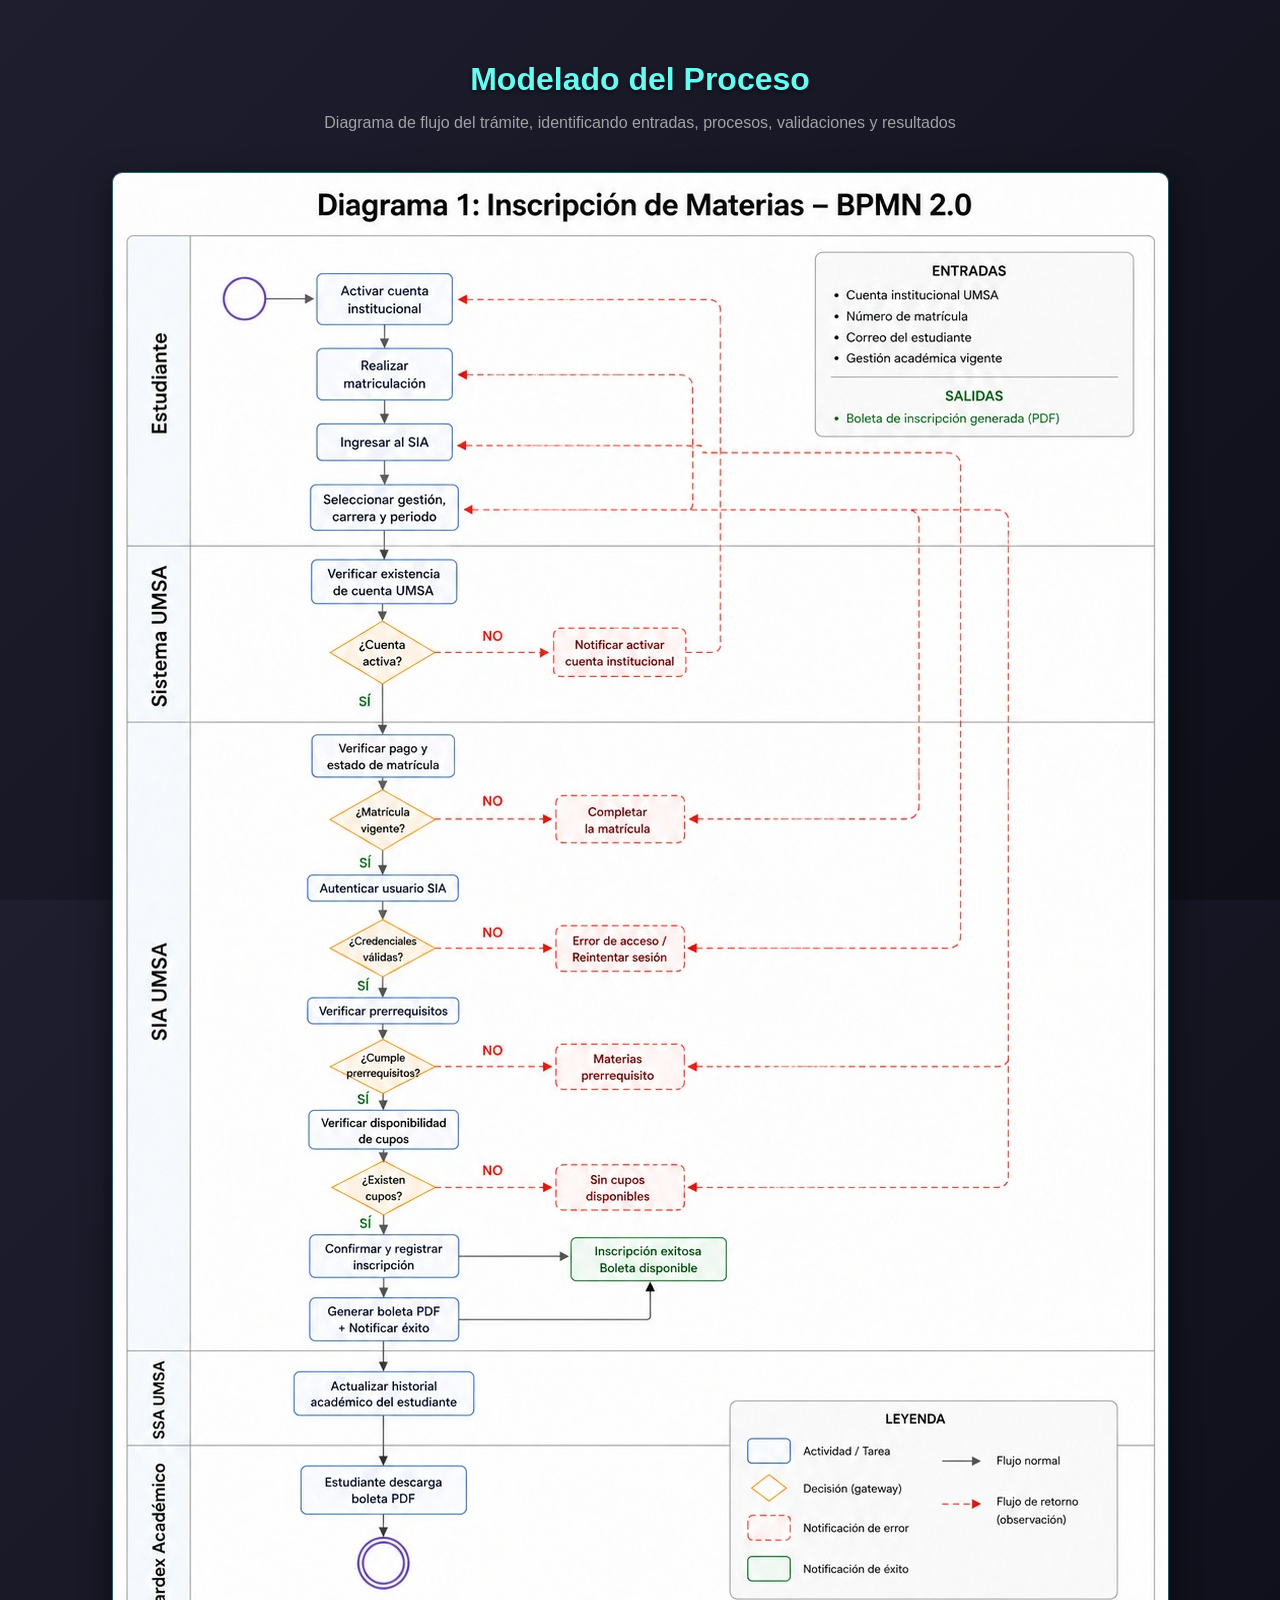
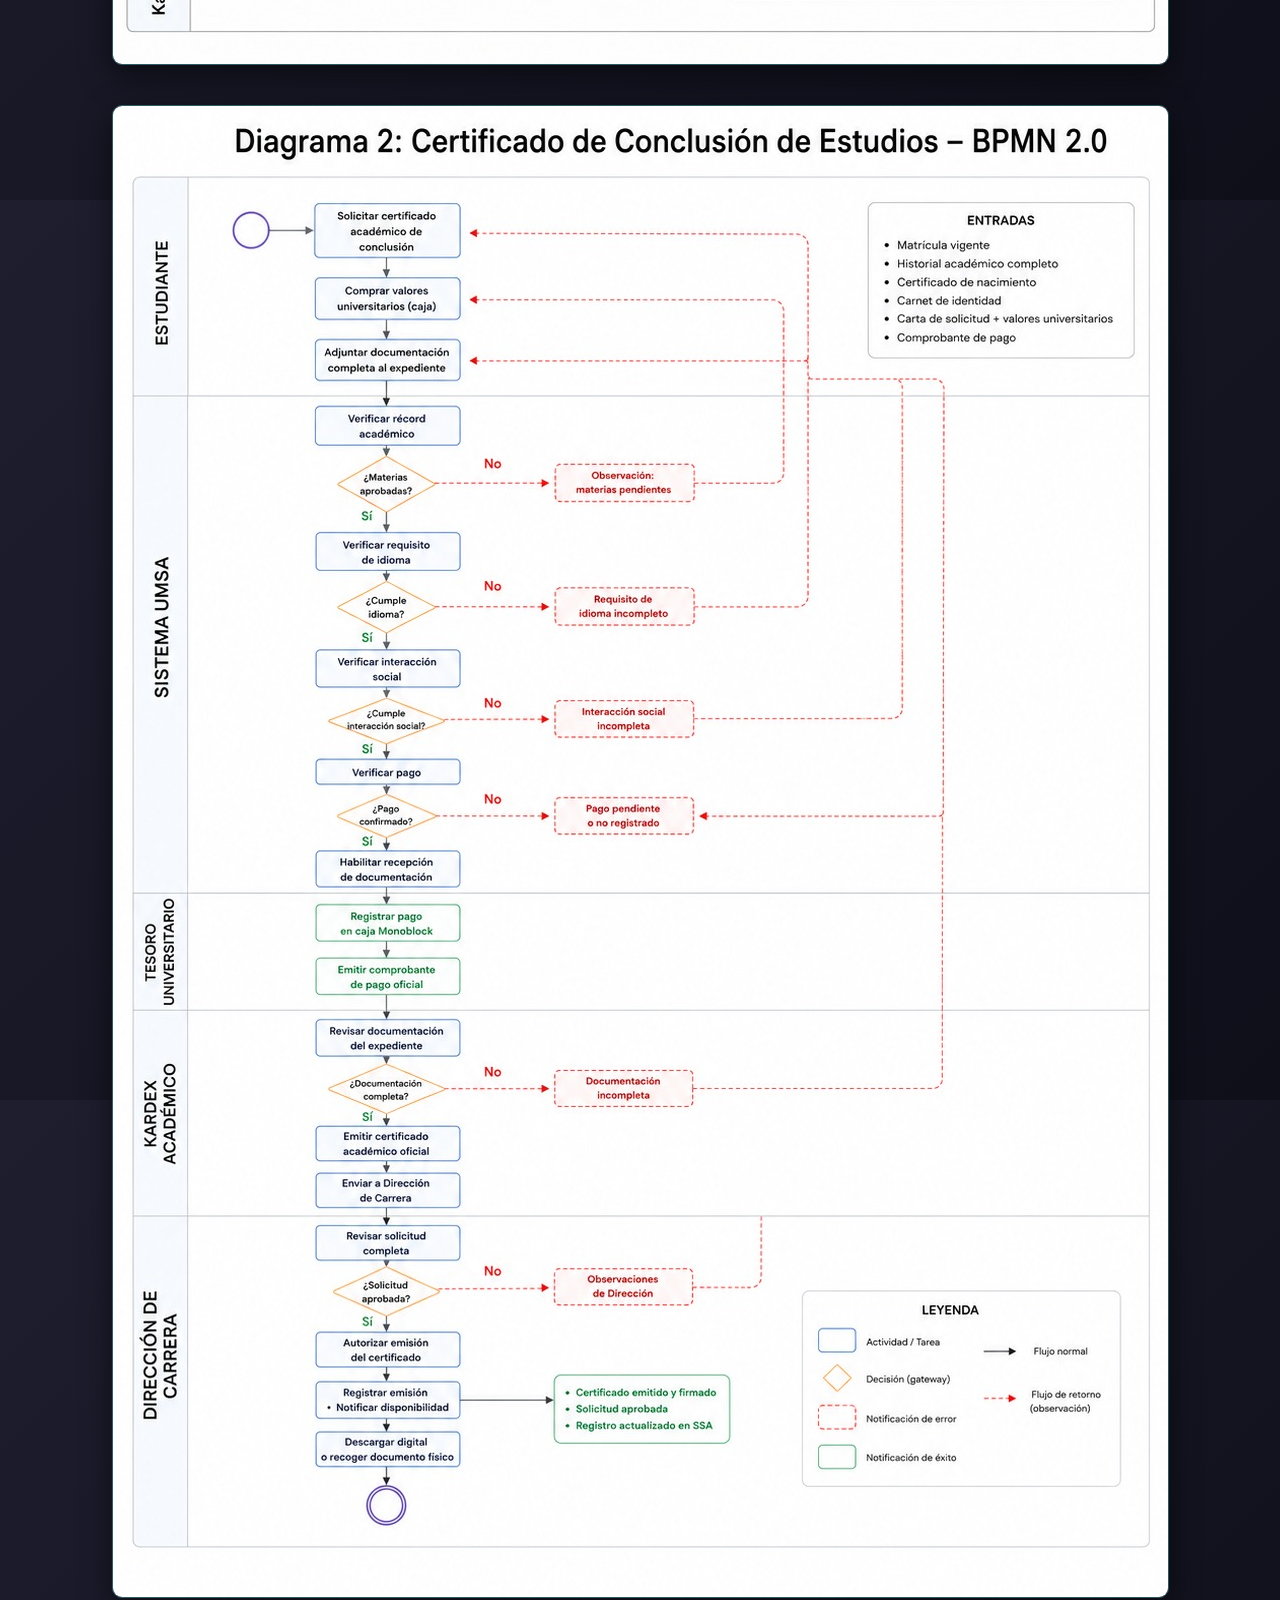
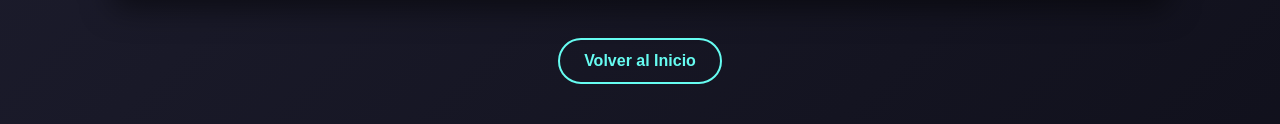
<file: ejercicio0.html>
<!DOCTYPE html>
<html lang="es">
<head>
    <meta charset="UTF-8">
    <meta name="viewport" content="width=device-width, initial-scale=1.0">
    <title>Modelado del Proceso</title>
    
    <style>
        /* Estilos básicos para que la web ocupe toda la pantalla y mantenga el estilo oscuro */
        body, html {
            margin: 0;
            padding: 0;
            width: 100%;
            height: 100%;
            font-family: 'Segoe UI', Tahoma, Geneva, Verdana, sans-serif;
            background: linear-gradient(135deg, #1e1e2f 0%, #0f0f1a 100%);
            color: white;
        }

        /* Contenedor principal */
        .container {
            max-width: 1200px;
            margin: 0 auto;
            padding: 40px 20px;
            text-align: center;
        }

        h1 {
            margin-bottom: 10px;
            font-size: 32px;
            text-shadow: 0px 2px 4px rgba(0,0,0,0.5);
            color: #66fcf1;
        }

        p {
            margin-bottom: 40px;
            font-size: 16px;
            opacity: 0.8;
            color: #c5c6c7;
        }

        /* Estilos de las imágenes */
        .image-container {
            display: flex;
            flex-direction: column;
            gap: 40px;
            align-items: center;
            margin-bottom: 40px;
        }

        .image-container img {
            max-width: 100%;
            height: auto;
            border-radius: 10px;
            box-shadow: 0 10px 30px rgba(0, 0, 0, 0.5);
            border: 1px solid rgba(102, 252, 241, 0.3);
            transition: transform 0.3s ease;
        }

        .image-container img:hover {
            transform: scale(1.02);
            border-color: #66fcf1;
        }

        /* Botón de volver */
        .back-btn {
            display: inline-block;
            padding: 12px 24px;
            background-color: transparent;
            color: #66fcf1;
            text-decoration: none;
            border: 2px solid #66fcf1;
            border-radius: 30px;
            font-weight: bold;
            transition: all 0.3s ease;
        }

        .back-btn:hover {
            background-color: #66fcf1;
            color: #0f0f1a;
            box-shadow: 0 0 15px rgba(102, 252, 241, 0.5);
        }
    </style>
</head>
<body>

    <div class="container">
        <h1>Modelado del Proceso</h1>
        <p>Diagrama de flujo del trámite, identificando entradas, procesos, validaciones y resultados</p>

        <div class="image-container">
            <!-- Primera imagen -->
            <img src="di1.jpeg" alt="Parte 1 del diagrama de flujo">
            
            <!-- Segunda imagen -->
            <img src="di2.jpeg" alt="Parte 2 del diagrama de flujo">
        </div>

        <a href="index.html" class="back-btn">Volver al Inicio</a>
    </div>

</body>
</html>
</file>
